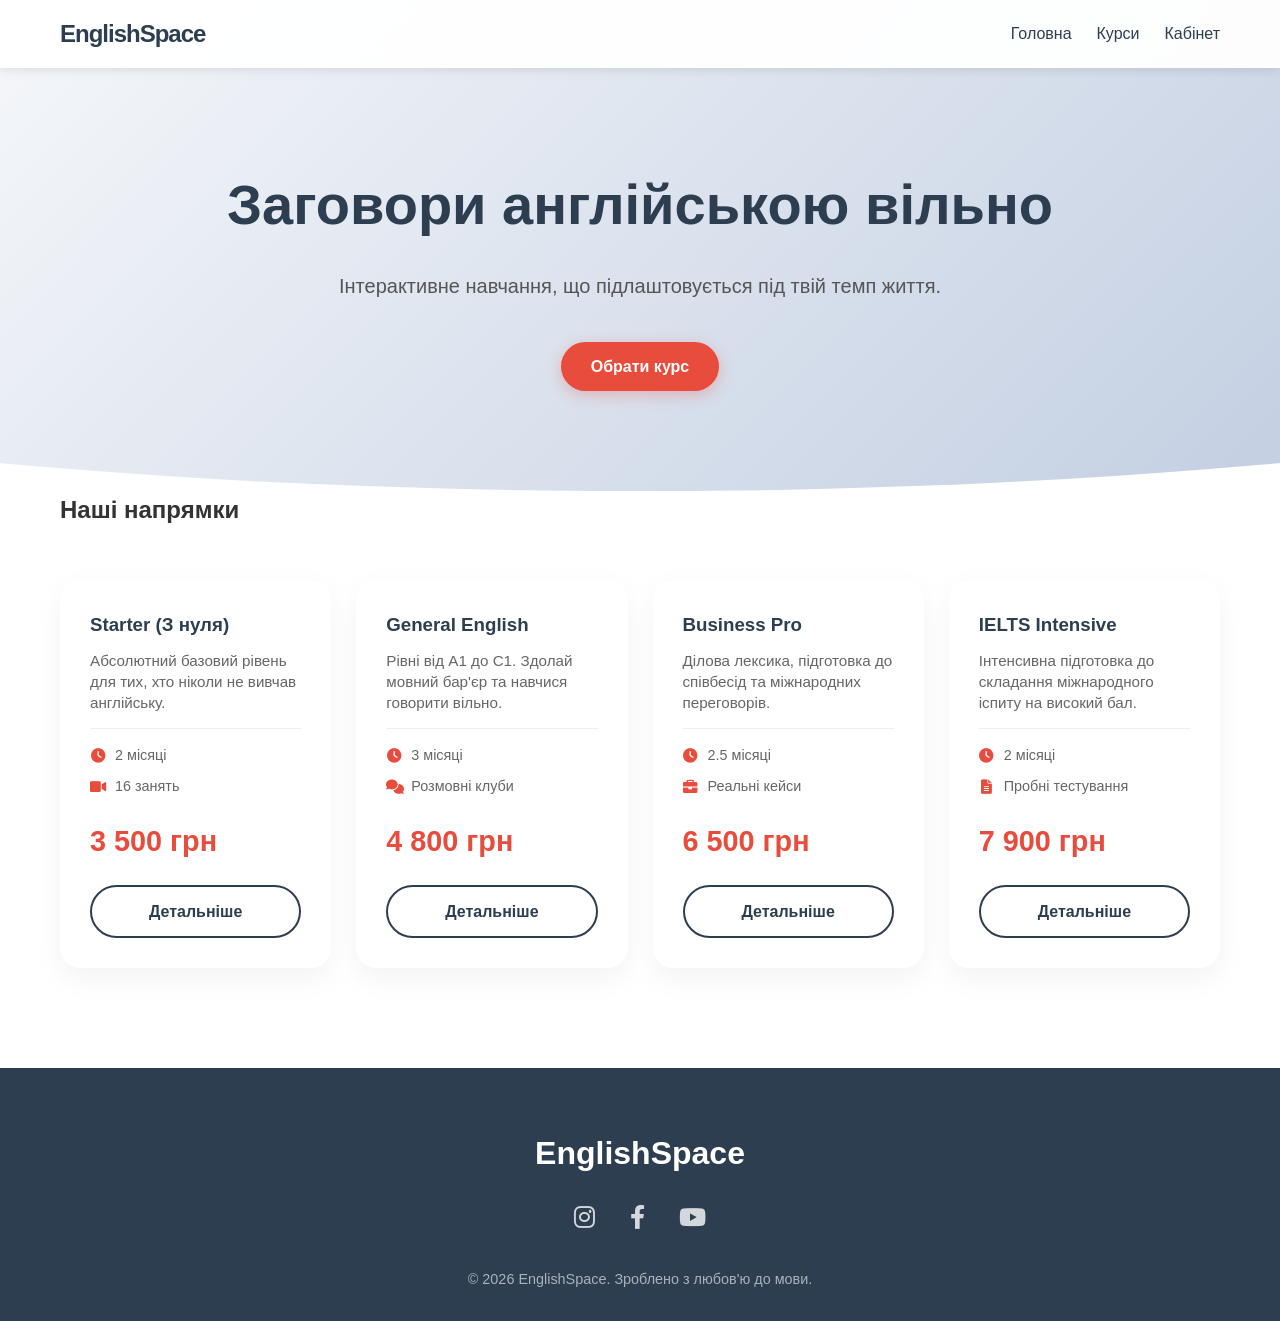
<file: index.html>
<!DOCTYPE html>
<html lang="uk">
<head>
    <meta charset="UTF-8">
    <meta name="viewport" content="width=device-width, initial-scale=1.0">
    <title>EnglishSpace</title>
    <link rel="icon" href="data:image/svg+xml,<svg xmlns=%22http://www.w3.org/2000/svg%22 viewBox=%220 0 100 100%22><text y=%22.9em%22 font-size=%2290%22>🇬🇧</text></svg>">
    <link rel="stylesheet" href="https://cdnjs.cloudflare.com/ajax/libs/font-awesome/6.0.0/css/all.min.css">
    <link rel="stylesheet" href="css/style.css">
</head>
<body>

    <header class="main-header">
        <nav class="container">
            <div class="logo">EnglishSpace</div>
            <ul class="nav-links">
                <li><a href="index.html">Головна</a></li>
                <li><a href="courses.html">Курси</a></li>
                <li><a href="profile.html">Кабінет</a></li>
            </ul>
        </nav>
    </header>

    <main>
        <section class="hero fade-in">
            <div class="hero-content container">
                <h1>Заговори англійською вільно</h1>
                <p>Інтерактивне навчання, що підлаштовується під твій темп життя.</p>
                <a href="courses.html" class="btn btn-main pulse">Обрати курс</a>
            </div>
        </section>

        <section class="featured-courses container fade-in-delayed">
            <h2>Наші напрямки</h2>
            <div class="course-grid">
                
                <div class="course-card">
                    <div class="course-info">
                        <h3>Starter (З нуля)</h3>
                        <p>Абсолютний базовий рівень для тих, хто ніколи не вивчав англійську.</p>
                        <ul class="course-features">
                            <li><i class="fas fa-clock"></i> 2 місяці</li>
                            <li><i class="fas fa-video"></i> 16 занять</li>
                        </ul>
                        <span class="price">3 500 грн</span>
                    </div>
                    <a href="courses.html#starter" class="btn btn-outline">Детальніше</a>
                </div>

                <div class="course-card">
                    <div class="course-info">
                        <h3>General English</h3>
                        <p>Рівні від А1 до С1. Здолай мовний бар'єр та навчися говорити вільно.</p>
                        <ul class="course-features">
                            <li><i class="fas fa-clock"></i> 3 місяці</li>
                            <li><i class="fas fa-comments"></i> Розмовні клуби</li>
                        </ul>
                        <span class="price">4 800 грн</span>
                    </div>
                    <a href="courses.html#general" class="btn btn-outline">Детальніше</a>
                </div>

                <div class="course-card">
                    <div class="course-info">
                        <h3>Business Pro</h3>
                        <p>Ділова лексика, підготовка до співбесід та міжнародних переговорів.</p>
                        <ul class="course-features">
                            <li><i class="fas fa-clock"></i> 2.5 місяці</li>
                            <li><i class="fas fa-briefcase"></i> Реальні кейси</li>
                        </ul>
                        <span class="price">6 500 грн</span>
                    </div>
                    <a href="courses.html#business" class="btn btn-outline">Детальніше</a>
                </div>

                <div class="course-card">
                    <div class="course-info">
                        <h3>IELTS Intensive</h3>
                        <p>Інтенсивна підготовка до складання міжнародного іспиту на високий бал.</p>
                        <ul class="course-features">
                            <li><i class="fas fa-clock"></i> 2 місяці</li>
                            <li><i class="fas fa-file-alt"></i> Пробні тестування</li>
                        </ul>
                        <span class="price">7 900 грн</span>
                    </div>
                    <a href="courses.html#ielts" class="btn btn-outline">Детальніше</a>
                </div>

            </div>
        </section>
    </main>

    <footer class="main-footer">
        <div class="container footer-content">
            <div class="footer-logo">EnglishSpace</div>
            <div class="social-links">
                <a href="#" aria-label="Instagram"><i class="fab fa-instagram"></i></a>
                <a href="#" aria-label="Facebook"><i class="fab fa-facebook-f"></i></a>
                <a href="#" aria-label="YouTube"><i class="fab fa-youtube"></i></a>
            </div>
            <p class="copyright">&copy; 2026 EnglishSpace. Зроблено з любов'ю до мови.</p>
        </div>
    </footer>

</body>
</html>
</file>
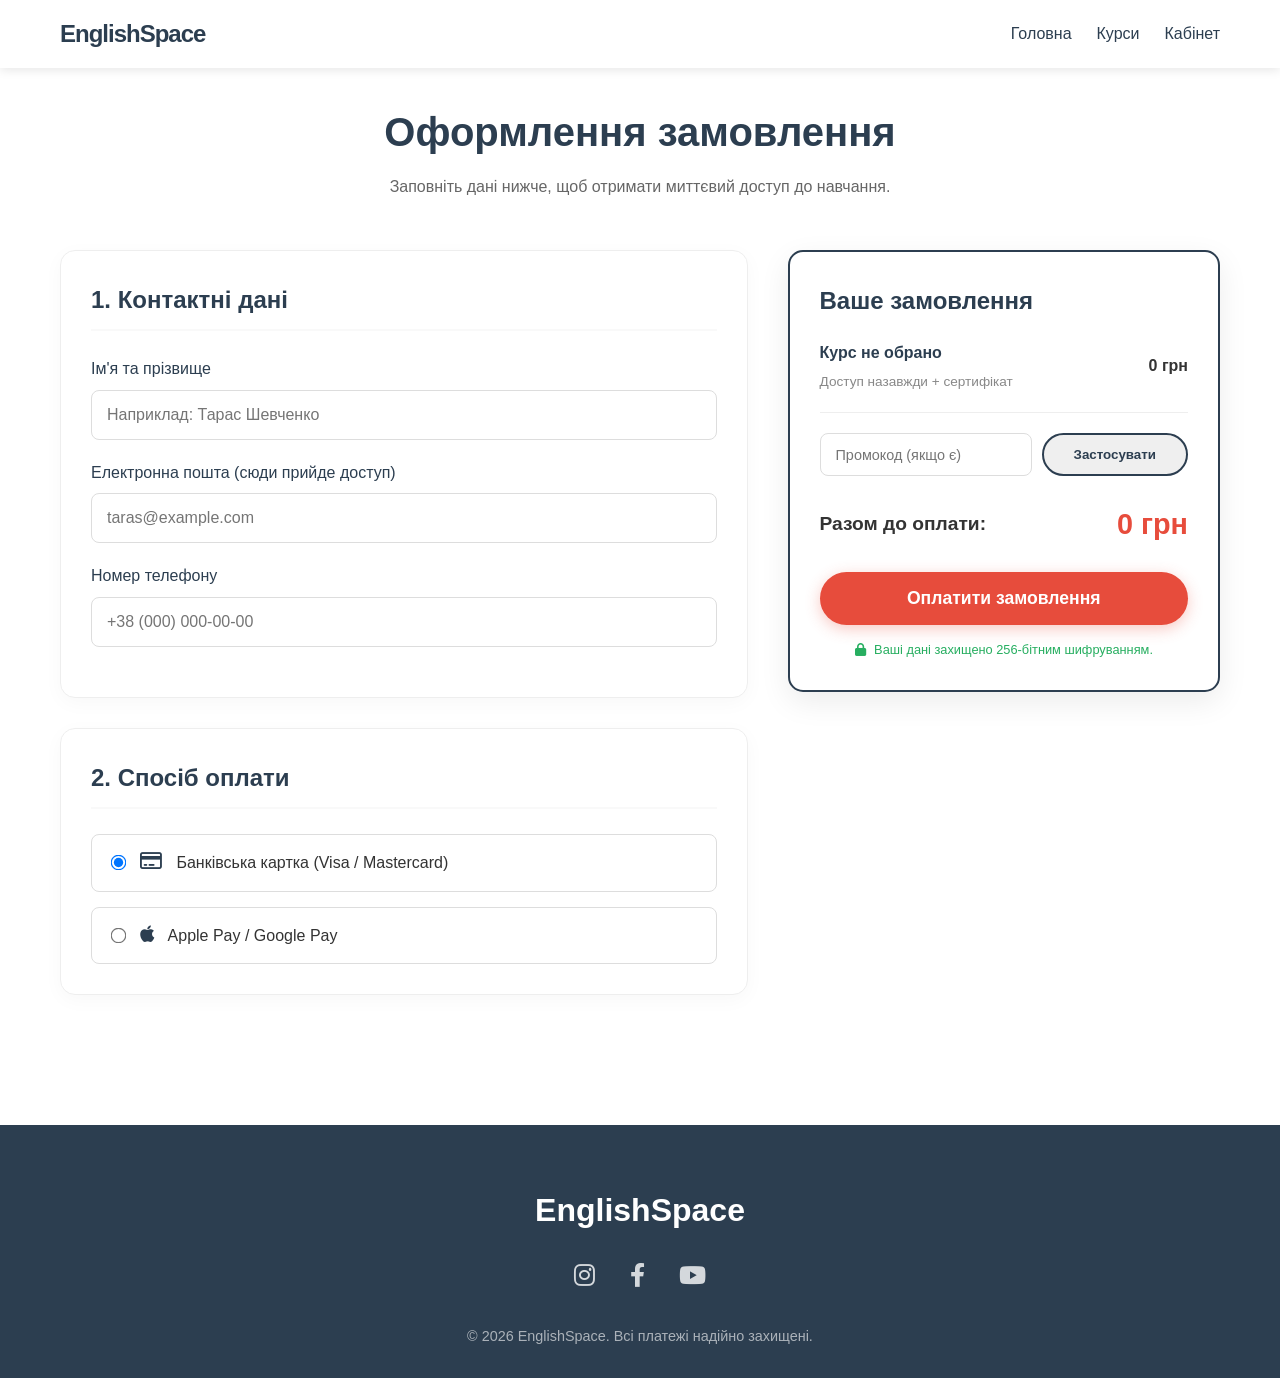
<file: cart.html>
<!DOCTYPE html>
<html lang="uk">
<head>
    <meta charset="UTF-8">
    <meta name="viewport" content="width=device-width, initial-scale=1.0">
    <title>Оформлення замовлення — EnglishSpace</title>
    <link rel="icon" href="data:image/svg+xml,<svg xmlns=%22http://www.w3.org/2000/svg%22 viewBox=%220 0 100 100%22><text y=%22.9em%22 font-size=%2290%22>🇬🇧</text></svg>">
    <link rel="stylesheet" href="https://cdnjs.cloudflare.com/ajax/libs/font-awesome/6.0.0/css/all.min.css">
    <link rel="stylesheet" href="css/style.css">
</head>
<body>

    <header class="main-header">
        <nav class="container">
            <div class="logo">EnglishSpace</div>
            <ul class="nav-links">
                <li><a href="index.html">Головна</a></li>
                <li><a href="courses.html">Курси</a></li>
                <li><a href="profile.html">Кабінет</a></li>
            </ul>
        </nav>
    </header>

    <main class="page-top-padding">
        <section class="container fade-in">
            <h1 class="page-title">Оформлення замовлення</h1>
            <p class="page-subtitle">Заповніть дані нижче, щоб отримати миттєвий доступ до навчання.</p>
        </section>

        <section class="checkout-wrapper container fade-in-delayed">
            
            <div class="checkout-form-section">
                <div class="checkout-block">
                    <h2>1. Контактні дані</h2>
                    <form class="order-form">
                        <div class="form-group">
                            <label for="name">Ім'я та прізвище</label>
                            <input type="text" id="name" placeholder="Наприклад: Тарас Шевченко" required>
                        </div>
                        <div class="form-group">
                            <label for="email">Електронна пошта (сюди прийде доступ)</label>
                            <input type="email" id="email" placeholder="taras@example.com" required>
                        </div>
                        <div class="form-group">
                            <label for="phone">Номер телефону</label>
                            <input type="tel" id="phone" placeholder="+38 (000) 000-00-00" required>
                        </div>
                    </form>
                </div>

                <div class="checkout-block">
                    <h2>2. Спосіб оплати</h2>
                    <div class="payment-methods">
                        <label class="payment-method active-method">
                            <input type="radio" name="payment" checked>
                            <span><i class="far fa-credit-card"></i> Банківська картка (Visa / Mastercard)</span>
                        </label>
                        <label class="payment-method">
                            <input type="radio" name="payment">
                            <span><i class="fab fa-apple"></i> Apple Pay / Google Pay</span>
                        </label>
                    </div>
                </div>
            </div>

            <aside class="order-summary-sidebar">
                <div class="order-summary-card">
                    <h2>Ваше замовлення</h2>
                    
                    <div class="cart-item">
                        <div class="cart-item-info">
                            <h4 id="cart-course-name">Курс не обрано</h4>
                            <p>Доступ назавжди + сертифікат</p>
                        </div>
                        <div class="cart-item-price" id="cart-course-price">0 грн</div>
                    </div>

                    <div class="promo-code-box">
                        <input type="text" placeholder="Промокод (якщо є)">
                        <button class="btn btn-outline">Застосувати</button>
                    </div>

                    <div class="summary-total">
                        <span>Разом до оплати:</span>
                        <span class="total-price" id="cart-total-price">0 грн</span>
                    </div>

                    <a href="profile.html" class="btn btn-main pay-btn">Оплатити замовлення</a>
                    <p class="secure-checkout"><i class="fas fa-lock"></i> Ваші дані захищено 256-бітним шифруванням.</p>
                </div>
            </aside>

        </section>
    </main>

    <footer class="main-footer">
        <div class="container footer-content">
            <div class="footer-logo">EnglishSpace</div>
            <div class="social-links">
                <a href="#" aria-label="Instagram"><i class="fab fa-instagram"></i></a>
                <a href="#" aria-label="Facebook"><i class="fab fa-facebook-f"></i></a>
                <a href="#" aria-label="YouTube"><i class="fab fa-youtube"></i></a>
            </div>
            <p class="copyright">&copy; 2026 EnglishSpace. Всі платежі надійно захищені.</p>
        </div>
    </footer>

    <script>
        document.addEventListener("DOMContentLoaded", function() {
            // Отримуємо параметри з посилання (URL)
            const urlParams = new URLSearchParams(window.location.search);
            const courseName = urlParams.get('course');
            const coursePrice = urlParams.get('price');

            // Якщо ми знайшли параметри курсу в посиланні
            if (courseName && coursePrice) {
                // Форматуємо ціну (наприклад, 3500 перетворюємо на "3 500 грн")
                const formattedPrice = parseInt(coursePrice).toLocaleString('uk-UA') + ' грн';

                // Знаходимо наші елементи по ID і змінюємо в них текст
                document.getElementById('cart-course-name').textContent = 'Курс "' + courseName + '"';
                document.getElementById('cart-course-price').textContent = formattedPrice;
                document.getElementById('cart-total-price').textContent = formattedPrice;
            }
        });
    </script>
</body>
</html>
</file>
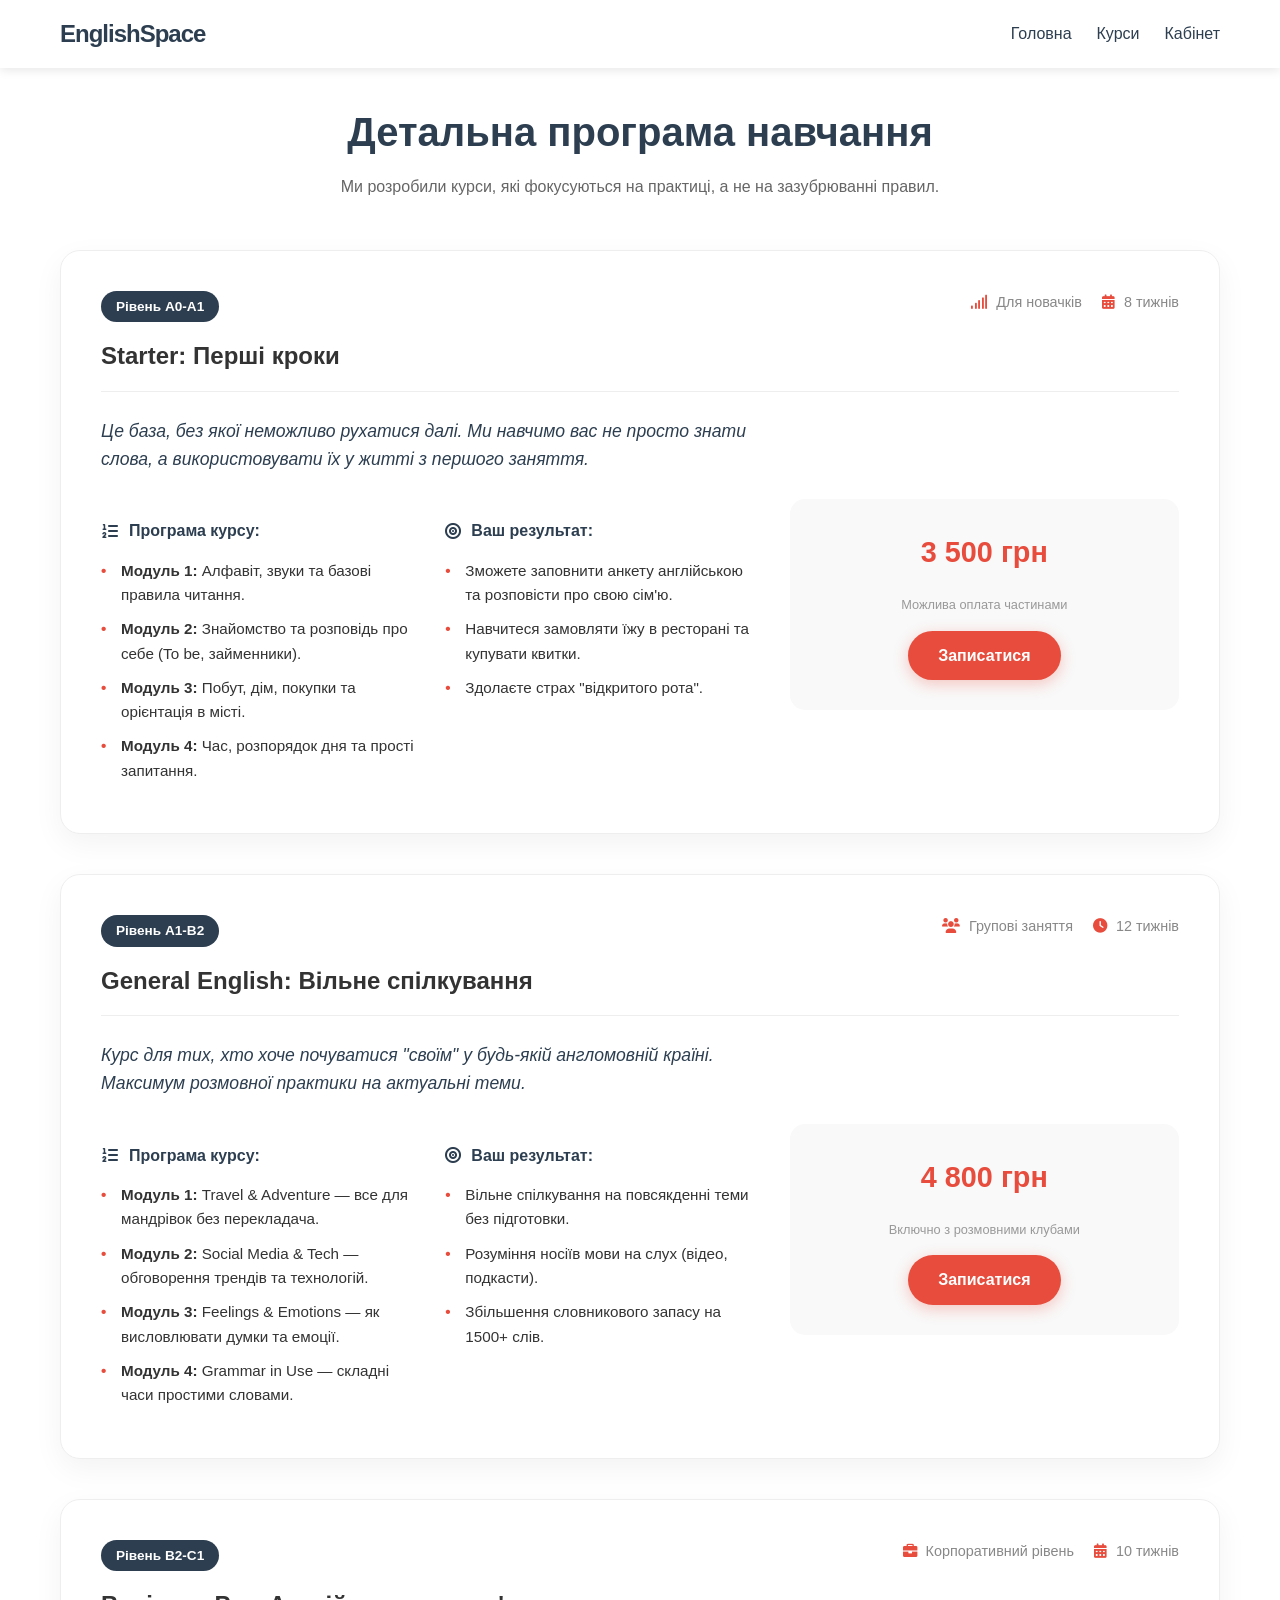
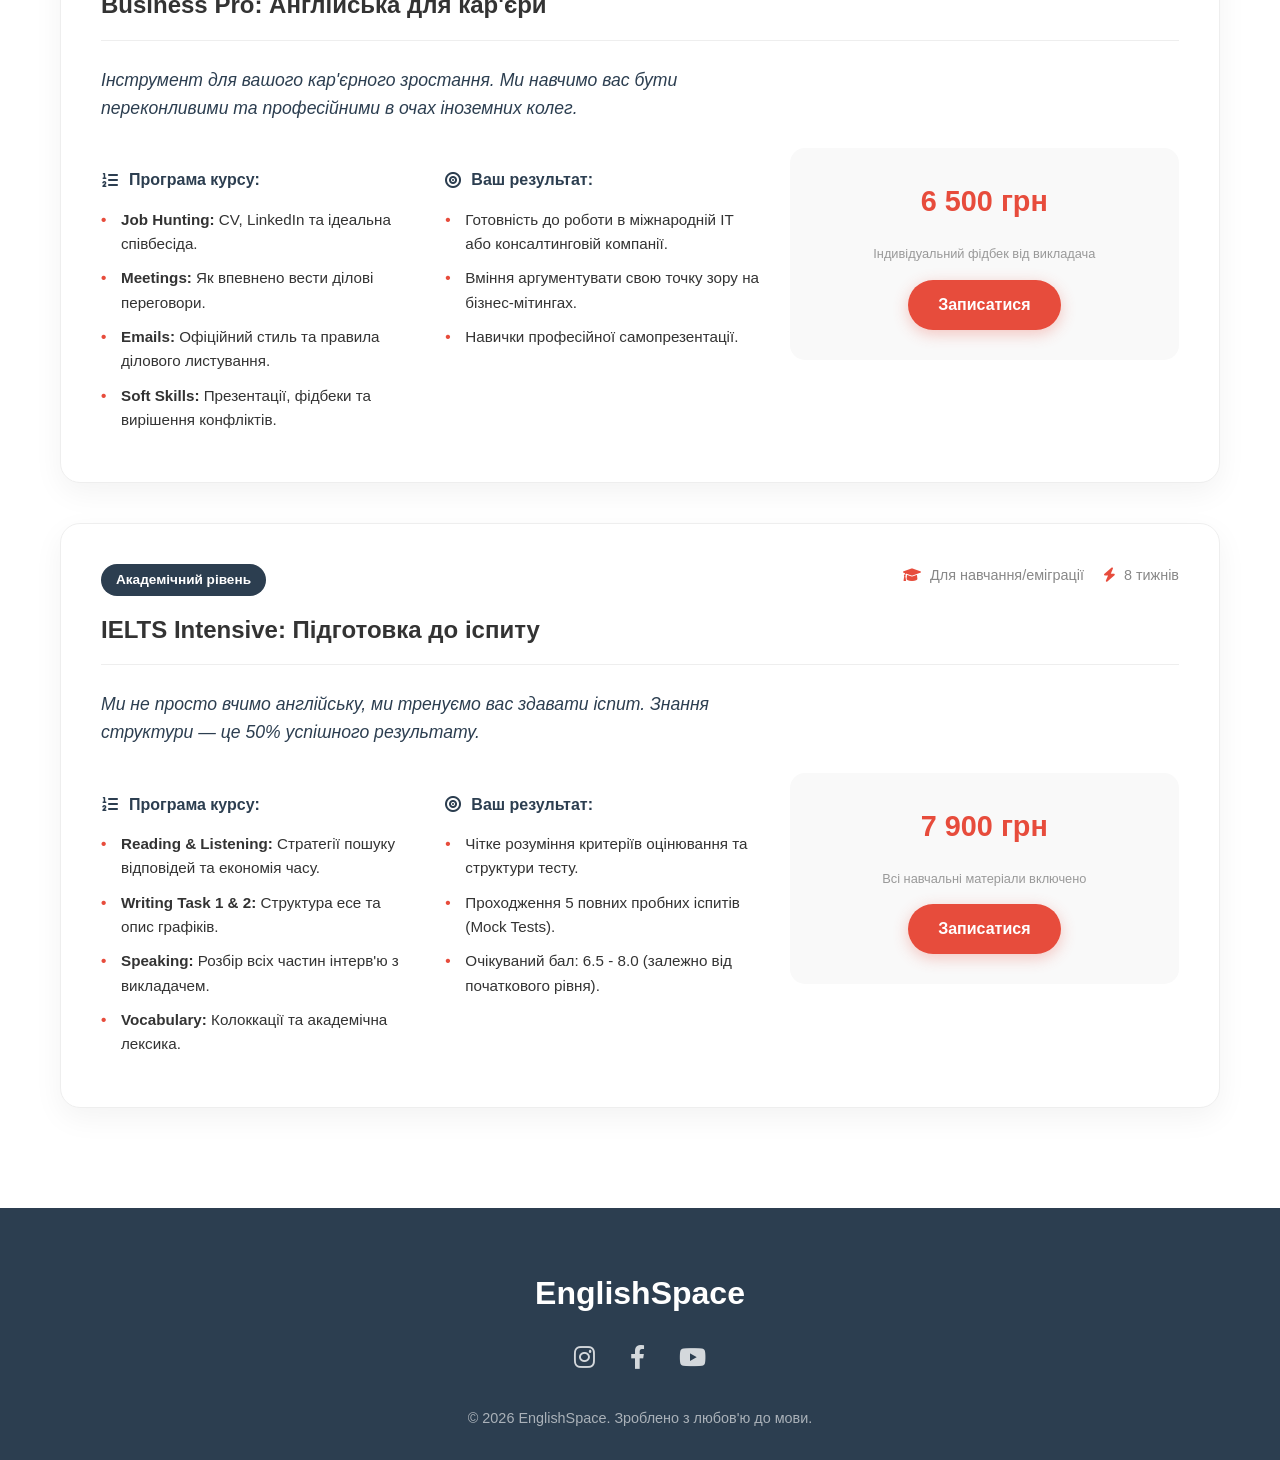
<file: courses.html>
<!DOCTYPE html>
<html lang="uk">
<head>
    <meta charset="UTF-8">
    <meta name="viewport" content="width=device-width, initial-scale=1.0">
    <title>Наші курси — EnglishSpace</title>
    <link rel="icon" href="data:image/svg+xml,<svg xmlns=%22http://www.w3.org/2000/svg%22 viewBox=%220 0 100 100%22><text y=%22.9em%22 font-size=%2290%22>🇬🇧</text></svg>">
    <link rel="stylesheet" href="https://cdnjs.cloudflare.com/ajax/libs/font-awesome/6.0.0/css/all.min.css">
    <link rel="stylesheet" href="css/style.css">
</head>
<body>

    <header class="main-header">
        <nav class="container">
            <div class="logo">EnglishSpace</div>
            <ul class="nav-links">
                <li><a href="index.html">Головна</a></li>
                <li><a href="courses.html" class="active">Курси</a></li>
                <li><a href="profile.html">Кабінет</a></li>
            </ul>
        </nav>
    </header>

    <main class="page-top-padding">
        <section class="container fade-in">
            <h1 class="page-title">Детальна програма навчання</h1>
            <p class="page-subtitle">Ми розробили курси, які фокусуються на практиці, а не на зазубрюванні правил.</p>
        </section>

        <section class="detailed-catalog container fade-in-delayed">
            
            <div class="course-detail-item" id="starter">
                <div class="item-header">
                    <div class="header-info">
                        <span class="badge">Рівень A0-A1</span>
                        <h2>Starter: Перші кроки</h2>
                    </div>
                    <div class="header-meta">
                        <span><i class="fas fa-signal"></i> Для новачків</span>
                        <span><i class="fas fa-calendar-alt"></i> 8 тижнів</span>
                    </div>
                </div>
                <div class="item-content">
                    <div class="item-description">
                        <p class="intro-text">Це база, без якої неможливо рухатися далі. Ми навчимо вас не просто знати слова, а використовувати їх у житті з першого заняття.</p>
                        
                        <div class="curriculum">
                            <div class="curr-block">
                                <h4><i class="fas fa-list-ol"></i> Програма курсу:</h4>
                                <ul>
                                    <li><strong>Модуль 1:</strong> Алфавіт, звуки та базові правила читання.</li>
                                    <li><strong>Модуль 2:</strong> Знайомство та розповідь про себе (To be, займенники).</li>
                                    <li><strong>Модуль 3:</strong> Побут, дім, покупки та орієнтація в місті.</li>
                                    <li><strong>Модуль 4:</strong> Час, розпорядок дня та прості запитання.</li>
                                </ul>
                            </div>
                            <div class="curr-block">
                                <h4><i class="fas fa-bullseye"></i> Ваш результат:</h4>
                                <ul>
                                    <li>Зможете заповнити анкету англійською та розповісти про свою сім'ю.</li>
                                    <li>Навчитеся замовляти їжу в ресторані та купувати квитки.</li>
                                    <li>Здолаєте страх "відкритого рота".</li>
                                </ul>
                            </div>
                        </div>
                    </div>
                    <div class="item-cta">
                        <span class="price">3 500 грн</span>
                        <p class="price-info">Можлива оплата частинами</p>
                        <a href="cart.html?course=Starter&price=3500" class="btn btn-main">Записатися</a>
                    </div>
                </div>
            </div>

            <div class="course-detail-item" id="general">
                <div class="item-header">
                    <div class="header-info">
                        <span class="badge">Рівень A1-B2</span>
                        <h2>General English: Вільне спілкування</h2>
                    </div>
                    <div class="header-meta">
                        <span><i class="fas fa-users"></i> Групові заняття</span>
                        <span><i class="fas fa-clock"></i> 12 тижнів</span>
                    </div>
                </div>
                <div class="item-content">
                    <div class="item-description">
                        <p class="intro-text">Курс для тих, хто хоче почуватися "своїм" у будь-якій англомовній країні. Максимум розмовної практики на актуальні теми.</p>
                        
                        <div class="curriculum">
                            <div class="curr-block">
                                <h4><i class="fas fa-list-ol"></i> Програма курсу:</h4>
                                <ul>
                                    <li><strong>Модуль 1:</strong> Travel & Adventure — все для мандрівок без перекладача.</li>
                                    <li><strong>Модуль 2:</strong> Social Media & Tech — обговорення трендів та технологій.</li>
                                    <li><strong>Модуль 3:</strong> Feelings & Emotions — як висловлювати думки та емоції.</li>
                                    <li><strong>Модуль 4:</strong> Grammar in Use — складні часи простими словами.</li>
                                </ul>
                            </div>
                            <div class="curr-block">
                                <h4><i class="fas fa-bullseye"></i> Ваш результат:</h4>
                                <ul>
                                    <li>Вільне спілкування на повсякденні теми без підготовки.</li>
                                    <li>Розуміння носіїв мови на слух (відео, подкасти).</li>
                                    <li>Збільшення словникового запасу на 1500+ слів.</li>
                                </ul>
                            </div>
                        </div>
                    </div>
                    <div class="item-cta">
                        <span class="price">4 800 грн</span>
                        <p class="price-info">Включно з розмовними клубами</p>
                        <a href="cart.html?course=General+English&price=4800" class="btn btn-main">Записатися</a>
                    </div>
                </div>
            </div>

            <div class="course-detail-item" id="business">
                <div class="item-header">
                    <div class="header-info">
                        <span class="badge">Рівень B2-C1</span>
                        <h2>Business Pro: Англійська для кар'єри</h2>
                    </div>
                    <div class="header-meta">
                        <span><i class="fas fa-briefcase"></i> Корпоративний рівень</span>
                        <span><i class="fas fa-calendar-alt"></i> 10 тижнів</span>
                    </div>
                </div>
                <div class="item-content">
                    <div class="item-description">
                        <p class="intro-text">Інструмент для вашого кар'єрного зростання. Ми навчимо вас бути переконливими та професійними в очах іноземних колег.</p>
                        
                        <div class="curriculum">
                            <div class="curr-block">
                                <h4><i class="fas fa-list-ol"></i> Програма курсу:</h4>
                                <ul>
                                    <li><strong>Job Hunting:</strong> CV, LinkedIn та ідеальна співбесіда.</li>
                                    <li><strong>Meetings:</strong> Як впевнено вести ділові переговори.</li>
                                    <li><strong>Emails:</strong> Офіційний стиль та правила ділового листування.</li>
                                    <li><strong>Soft Skills:</strong> Презентації, фідбеки та вирішення конфліктів.</li>
                                </ul>
                            </div>
                            <div class="curr-block">
                                <h4><i class="fas fa-bullseye"></i> Ваш результат:</h4>
                                <ul>
                                    <li>Готовність до роботи в міжнародній IT або консалтинговій компанії.</li>
                                    <li>Вміння аргументувати свою точку зору на бізнес-мітингах.</li>
                                    <li>Навички професійної самопрезентації.</li>
                                </ul>
                            </div>
                        </div>
                    </div>
                    <div class="item-cta">
                        <span class="price">6 500 грн</span>
                        <p class="price-info">Індивідуальний фідбек від викладача</p>
                        <a href="cart.html?course=Business+Pro&price=6500" class="btn btn-main">Записатися</a>
                    </div>
                </div>
            </div>

            <div class="course-detail-item" id="ielts">
                <div class="item-header">
                    <div class="header-info">
                        <span class="badge">Академічний рівень</span>
                        <h2>IELTS Intensive: Підготовка до іспиту</h2>
                    </div>
                    <div class="header-meta">
                        <span><i class="fas fa-graduation-cap"></i> Для навчання/еміграції</span>
                        <span><i class="fas fa-bolt"></i> 8 тижнів</span>
                    </div>
                </div>
                <div class="item-content">
                    <div class="item-description">
                        <p class="intro-text">Ми не просто вчимо англійську, ми тренуємо вас здавати іспит. Знання структури — це 50% успішного результату.</p>
                        
                        <div class="curriculum">
                            <div class="curr-block">
                                <h4><i class="fas fa-list-ol"></i> Програма курсу:</h4>
                                <ul>
                                    <li><strong>Reading & Listening:</strong> Стратегії пошуку відповідей та економія часу.</li>
                                    <li><strong>Writing Task 1 & 2:</strong> Структура есе та опис графіків.</li>
                                    <li><strong>Speaking:</strong> Розбір всіх частин інтерв'ю з викладачем.</li>
                                    <li><strong>Vocabulary:</strong> Колоккації та академічна лексика.</li>
                                </ul>
                            </div>
                            <div class="curr-block">
                                <h4><i class="fas fa-bullseye"></i> Ваш результат:</h4>
                                <ul>
                                    <li>Чітке розуміння критеріїв оцінювання та структури тесту.</li>
                                    <li>Проходження 5 повних пробних іспитів (Mock Tests).</li>
                                    <li>Очікуваний бал: 6.5 - 8.0 (залежно від початкового рівня).</li>
                                </ul>
                            </div>
                        </div>
                    </div>
                    <div class="item-cta">
                        <span class="price">7 900 грн</span>
                        <p class="price-info">Всі навчальні матеріали включено</p>
                        <a href="cart.html?course=IELTS+Intensive&price=7900" class="btn btn-main">Записатися</a>
                    </div>
                </div>
            </div>

        </section>
    </main>

    <footer class="main-footer">
        <div class="container footer-content">
            <div class="footer-logo">EnglishSpace</div>
            <div class="social-links">
                <a href="#" aria-label="Instagram"><i class="fab fa-instagram"></i></a>
                <a href="#" aria-label="Facebook"><i class="fab fa-facebook-f"></i></a>
                <a href="#" aria-label="YouTube"><i class="fab fa-youtube"></i></a>
            </div>
            <p class="copyright">&copy; 2026 EnglishSpace. Зроблено з любов'ю до мови.</p>
        </div>
    </footer>

</body>
</html>
</file>
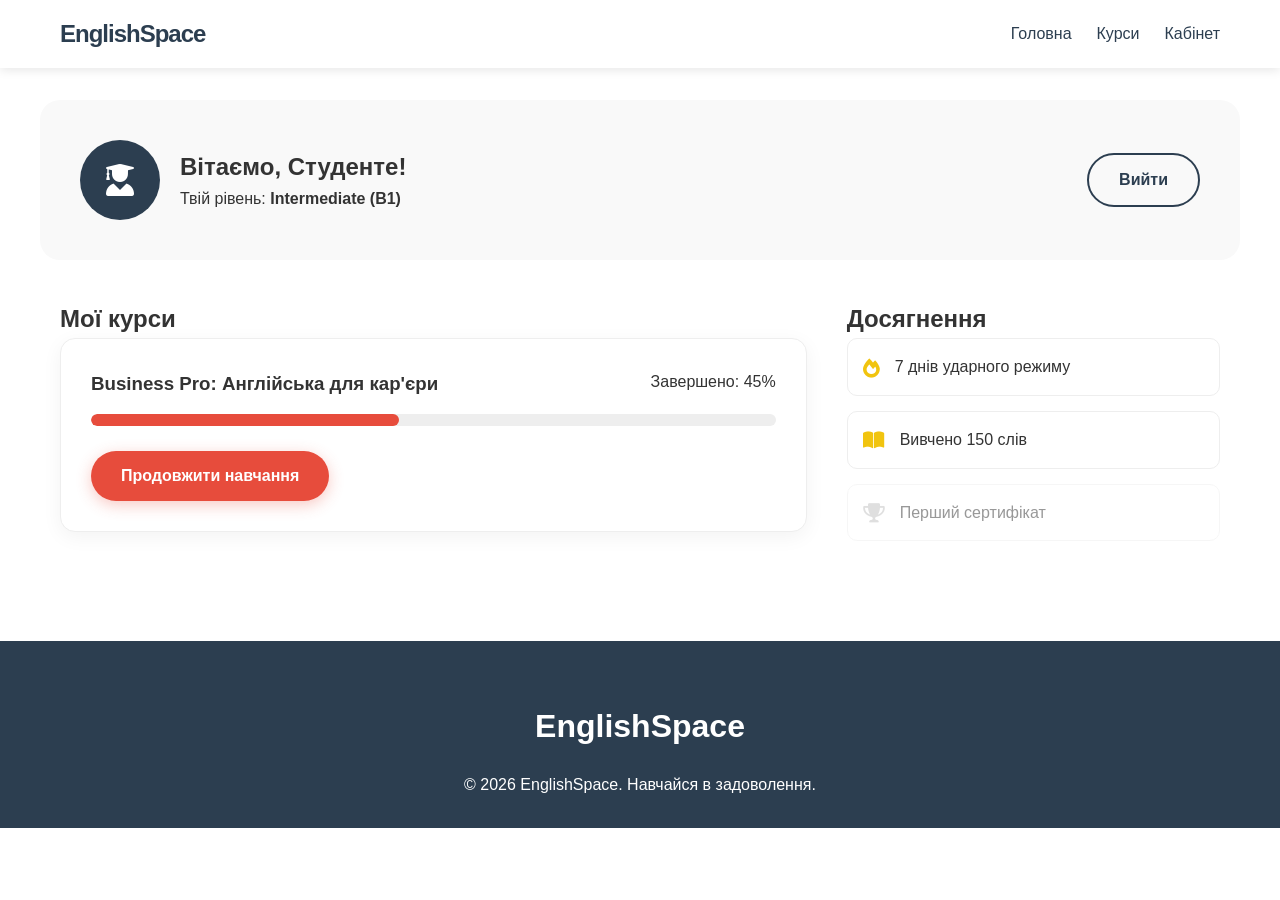
<file: profile.html>
<!DOCTYPE html>
<html lang="uk">
<head>
    <meta charset="UTF-8">
    <meta name="viewport" content="width=device-width, initial-scale=1.0">
    <title>Мій кабінет — EnglishSpace</title>
    <link rel="icon" href="data:image/svg+xml,<svg xmlns=%22http://www.w3.org/2000/svg%22 viewBox=%220 0 100 100%22><text y=%22.9em%22 font-size=%2290%22>🇬🇧</text></svg>">
    <link rel="stylesheet" href="https://cdnjs.cloudflare.com/ajax/libs/font-awesome/6.0.0/css/all.min.css">
    <link rel="stylesheet" href="css/style.css">
</head>
<body>

    <header class="main-header">
        <nav class="container">
            <div class="logo">EnglishSpace</div>
            <ul class="nav-links">
                <li><a href="index.html">Головна</a></li>
                <li><a href="courses.html">Курси</a></li>
                <li><a href="profile.html" class="active">Кабінет</a></li>
            </ul>
        </nav>
    </header>

    <main class="page-top-padding">
        <section class="container profile-header fade-in">
            <div class="user-info">
                <div class="user-avatar"><i class="fas fa-user-graduate"></i></div>
                <div>
                    <h1>Вітаємо, Студенте!</h1>
                    <p>Твій рівень: <strong>Intermediate (B1)</strong></p>
                </div>
            </div>
            <a href="index.html" class="btn btn-outline">Вийти</a>
        </section>

        <section class="container profile-content fade-in-delayed">
            <div class="profile-grid">
                
                <div class="active-courses">
                    <h2>Мої курси</h2>
                    <div class="course-progress-card">
                        <div class="progress-info">
                            <h3>Business Pro: Англійська для кар'єри</h3>
                            <span>Завершено: 45%</span>
                        </div>
                        <div class="progress-bar-bg">
                            <div class="progress-bar-fill" style="width: 45%;"></div>
                        </div>
                        <a href="#" class="btn btn-main">Продовжити навчання</a>
                    </div>
                </div>

                <aside class="achievements">
                    <h2>Досягнення</h2>
                    <div class="achievement-list">
                        <div class="achieve-item">
                            <i class="fas fa-fire"></i>
                            <span>7 днів ударного режиму</span>
                        </div>
                        <div class="achieve-item">
                            <i class="fas fa-book-open"></i>
                            <span>Вивчено 150 слів</span>
                        </div>
                        <div class="achieve-item inactive">
                            <i class="fas fa-trophy"></i>
                            <span>Перший сертифікат</span>
                        </div>
                    </div>
                </aside>

            </div>
        </section>
    </main>

    <footer class="main-footer">
        <div class="container footer-content">
            <div class="footer-logo">EnglishSpace</div>
            <p>&copy; 2026 EnglishSpace. Навчайся в задоволення.</p>
        </div>
    </footer>

</body>
</html>
</file>
<file: css/style.css>
/* --- ГЛОБАЛЬНІ НАЛАШТУВАННЯ --- */
:root {
    --primary-color: #2c3e50;
    --accent-color: #e74c3c;
    --text-color: #333;
    --bg-light: #f9f9f9;
    --white: #ffffff;
    --transition: all 0.3s cubic-bezier(0.25, 0.8, 0.25, 1);
}

* {
    margin: 0;
    padding: 0;
    box-sizing: border-box;
}

body {
    font-family: 'Segoe UI', Roboto, Helvetica, Arial, sans-serif;
    line-height: 1.6;
    color: var(--text-color);
    background-color: var(--white);
    overflow-x: hidden;
}

.container {
    max-width: 1200px;
    margin: 0 auto;
    padding: 0 20px;
}

/* --- HEADER --- */
.main-header {
    background: rgba(255, 255, 255, 0.95);
    backdrop-filter: blur(10px);
    box-shadow: 0 2px 10px rgba(0,0,0,0.1);
    position: fixed;
    width: 100%;
    top: 0;
    z-index: 1000;
    padding: 15px 0;
}

nav {
    display: flex;
    justify-content: space-between;
    align-items: center;
}

.logo {
    font-size: 1.5rem;
    font-weight: 800;
    color: var(--primary-color);
    letter-spacing: -1px;
}

.nav-links {
    display: flex;
    list-style: none;
    align-items: center;
}

.nav-links li {
    margin-left: 25px;
}

.nav-links a {
    text-decoration: none;
    color: var(--primary-color);
    font-weight: 500;
    transition: var(--transition);
}

.nav-links a:hover {
    color: var(--accent-color);
}

/* --- HERO SECTION --- */
.hero {
    padding: 160px 0 100px;
    background: linear-gradient(135deg, #f5f7fa 0%, #c3cfe2 100%);
    text-align: center;
    clip-path: ellipse(150% 100% at 50% 0%);
}

.hero h1 {
    font-size: 3.5rem;
    margin-bottom: 20px;
    color: var(--primary-color);
}

.hero p {
    font-size: 1.25rem;
    color: #555;
    margin-bottom: 40px;
}

/* --- КНОПКИ --- */
.btn {
    padding: 12px 30px;
    border-radius: 50px;
    text-decoration: none;
    font-weight: 600;
    transition: var(--transition);
    display: inline-block;
    cursor: pointer;
}

.btn-main {
    background: var(--accent-color);
    color: var(--white);
    box-shadow: 0 4px 15px rgba(231, 76, 60, 0.3);
}

.btn-main:hover {
    transform: translateY(-3px);
    box-shadow: 0 6px 20px rgba(231, 76, 60, 0.4);
}

.btn-outline {
    border: 2px solid var(--primary-color);
    color: var(--primary-color);
    text-align: center;
}

.btn-outline:hover {
    background: var(--primary-color);
    color: var(--white);
}

/* --- КАРТКИ КУРСІВ --- */
.course-grid {
    display: grid;
    grid-template-columns: repeat(auto-fit, minmax(240px, 1fr));
    gap: 25px;
    margin-top: 50px;
}

.course-card {
    background: var(--white);
    padding: 30px;
    border-radius: 20px;
    box-shadow: 0 10px 30px rgba(0,0,0,0.05);
    transition: var(--transition);
    display: flex;
    flex-direction: column;
    justify-content: space-between;
}

.course-card:hover {
    transform: translateY(-10px);
}

.course-card h3 {
    margin-bottom: 10px;
    color: var(--primary-color);
}

.course-card p {
    color: #666;
    font-size: 0.95rem;
    line-height: 1.4;
}

/* Списки характеристик курсу */
.course-features {
    list-style: none;
    margin: 15px 0;
    font-size: 0.9rem;
    color: #666;
    border-top: 1px solid #eee;
    padding-top: 15px;
}

.course-features li {
    margin-bottom: 8px;
    display: flex;
    align-items: center;
}

.course-features i {
    color: var(--accent-color);
    margin-right: 10px;
    width: 15px;
    text-align: center;
}

.price {
    font-size: 1.8rem;
    font-weight: 700;
    color: var(--accent-color);
    margin: 20px 0;
    display: block;
}

/* --- FOOTER --- */
.main-footer {
    background: var(--primary-color);
    color: var(--white);
    padding: 60px 0 30px;
    margin-top: 100px;
    text-align: center;
}

.footer-logo {
    font-size: 2rem;
    font-weight: bold;
    margin-bottom: 20px;
}

.social-links {
    margin-bottom: 30px;
}

.social-links a {
    color: var(--white);
    font-size: 1.5rem;
    margin: 0 15px;
    transition: var(--transition);
    opacity: 0.8;
}

.social-links a:hover {
    opacity: 1;
    color: var(--accent-color);
    transform: scale(1.2);
}

.copyright {
    font-size: 0.9rem;
    opacity: 0.6;
}

/* --- АНІМАЦІЇ --- */
@keyframes fadeIn {
    from { opacity: 0; transform: translateY(20px); }
    to { opacity: 1; transform: translateY(0); }
}

@keyframes pulse {
    0% { transform: scale(1); }
    50% { transform: scale(1.05); }
    100% { transform: scale(1); }
}

.fade-in {
    animation: fadeIn 1s ease-out forwards;
}

.fade-in-delayed {
    opacity: 0;
    animation: fadeIn 1s ease-out 0.5s forwards;
}

.pulse {
    animation: pulse 2s infinite ease-in-out;
}

/* --- АДАПТИВНІСТЬ (MOBILE) --- */
@media (max-width: 768px) {
    .hero h1 { font-size: 2.2rem; }
    .nav-links { display: none; }
    .course-grid { grid-template-columns: 1fr; }
}

/* =========================================
   СТИЛІ ДЛЯ СТОРІНКИ ДЕТАЛЕЙ КУРСУ
   ========================================= */

/* Відступ зверху, щоб шапка не перекривала текст */
.page-top-padding {
    padding-top: 100px;
}

/* Шапка конкретного курсу */
.course-header {
    background: var(--bg-light);
    padding: 60px 20px;
    border-radius: 20px;
    margin-top: 20px;
    margin-bottom: 40px;
}

.badge {
    background: var(--primary-color);
    color: var(--white);
    padding: 5px 15px;
    border-radius: 20px;
    font-size: 0.85rem;
    font-weight: bold;
    display: inline-block;
    margin-bottom: 15px;
}

.course-header h1 {
    color: var(--primary-color);
    font-size: 2.8rem;
    margin-bottom: 15px;
}

.course-header p {
    font-size: 1.2rem;
    max-width: 800px;
}

/* Розташування у дві колонки */
.course-content-wrapper {
    display: flex;
    gap: 40px;
    align-items: flex-start;
}

.course-main-info {
    flex: 2; /* Займає більше місця */
}

.course-main-info h2, .course-main-info h3 {
    color: var(--primary-color);
    margin: 30px 0 15px;
}

/* Список того, що вивчать */
.check-list {
    list-style: none;
    margin-bottom: 30px;
}

.check-list li {
    margin-bottom: 10px;
    display: flex;
    align-items: center;
    font-size: 1.05rem;
}

.check-list i {
    color: #27ae60; /* Зелена галочка */
    margin-right: 15px;
    font-size: 1.2rem;
}

/* Програма курсу (Модулі) */
.syllabus {
    border-left: 3px solid var(--accent-color);
    padding-left: 20px;
    margin-top: 20px;
}

.module {
    margin-bottom: 25px;
    background: var(--white);
    padding: 20px;
    border-radius: 10px;
    box-shadow: 0 4px 10px rgba(0,0,0,0.03);
    border: 1px solid #eee;
}

.module h4 {
    color: var(--primary-color);
    margin-bottom: 10px;
}

/* Права панель (Sidebar з покупкою) */
.course-sidebar {
    flex: 1; /* Займає менше місця */
    position: sticky;
    top: 100px; /* Прилипає при скролі */
}

.booking-card {
    background: var(--white);
    padding: 30px;
    border-radius: 20px;
    box-shadow: 0 10px 30px rgba(0,0,0,0.08);
    border: 1px solid #eee;
    text-align: center;
}

.video-placeholder {
    background: var(--primary-color);
    color: var(--white);
    height: 180px;
    border-radius: 10px;
    display: flex;
    flex-direction: column;
    align-items: center;
    justify-content: center;
    margin-bottom: 20px;
    cursor: pointer;
    transition: var(--transition);
}

.video-placeholder:hover {
    background: var(--accent-color);
}

.video-placeholder i {
    font-size: 3rem;
    margin-bottom: 10px;
}

.add-to-cart-btn {
    width: 100%;
    margin-bottom: 20px;
}

.sidebar-features {
    text-align: left;
    border-top: none;
}

/* Адаптивність для мобілок (робимо 1 колонку замість 2) */
@media (max-width: 900px) {
    .course-content-wrapper {
        flex-direction: column;
    }
    .course-sidebar {
        width: 100%;
        position: static;
    }
}

/* --- СТИЛІ ДЛЯ СПІЛЬНОЇ СТОРІНКИ КУРСІВ --- */
.page-title {
    text-align: center;
    color: var(--primary-color);
    font-size: 2.5rem;
    margin-bottom: 10px;
}

.page-subtitle {
    text-align: center;
    color: #666;
    margin-bottom: 50px;
}

.detailed-catalog {
    display: flex;
    flex-direction: column;
    gap: 40px;
}

.course-detail-item {
    background: var(--white);
    border-radius: 20px;
    padding: 40px;
    box-shadow: 0 10px 30px rgba(0,0,0,0.05);
    border: 1px solid #eee;
    scroll-margin-top: 120px; /* Важливо для якорів, щоб шапка не закривала заголовок */
    transition: var(--transition);
}

.course-detail-item:hover {
    box-shadow: 0 15px 40px rgba(0,0,0,0.1);
}

.item-header {
    margin-bottom: 25px;
    border-bottom: 1px solid #eee;
    padding-bottom: 15px;
}

.item-content {
    display: flex;
    justify-content: space-between;
    gap: 30px;
    align-items: center;
}

.item-description {
    flex: 2;
}

.item-description h4 {
    margin: 20px 0 10px;
    color: var(--primary-color);
}

.item-cta {
    flex: 1;
    text-align: center;
    background: var(--bg-light);
    padding: 30px;
    border-radius: 15px;
    display: flex;
    flex-direction: column;
    align-items: center;
}

.item-cta .price {
    margin-top: 0;
}

/* Адаптивність для каталогу */
@media (max-width: 768px) {
    .item-content {
        flex-direction: column;
    }
    .item-cta {
        width: 100%;
    }
}

/* --- СТИЛІ ДЛЯ РОЗШИРЕНОГО КОНТЕНТУ КУРСІВ --- */

.item-header {
    display: flex;
    justify-content: space-between;
    align-items: flex-start;
    flex-wrap: wrap;
    gap: 15px;
}

.header-meta {
    display: flex;
    gap: 20px;
    font-size: 0.9rem;
    color: #888;
}

.header-meta i {
    color: var(--accent-color);
    margin-right: 5px;
}

.intro-text {
    font-style: italic;
    font-size: 1.1rem;
    color: var(--primary-color);
    margin-bottom: 25px;
}

/* Сітка для блоків Програми та Результатів */
.curriculum {
    display: grid;
    grid-template-columns: 1fr 1fr;
    gap: 30px;
    margin-top: 20px;
}

.curr-block h4 {
    margin-bottom: 15px;
    display: flex;
    align-items: center;
    gap: 10px;
}

.curr-block ul {
    list-style: none;
}

.curr-block ul li {
    margin-bottom: 10px;
    position: relative;
    padding-left: 20px;
    font-size: 0.95rem;
}

.curr-block ul li::before {
    content: "•";
    color: var(--accent-color);
    position: absolute;
    left: 0;
    font-weight: bold;
}

.price-info {
    font-size: 0.8rem;
    color: #999;
    margin-bottom: 15px;
}

/* Адаптивність для нових блоків */
@media (max-width: 1100px) {
    .curriculum {
        grid-template-columns: 1fr;
    }
}

/* =========================================
   СТИЛІ ДЛЯ СТОРІНКИ ОФОРМЛЕННЯ (CHECKOUT)
   ========================================= */

.checkout-wrapper {
    display: flex;
    gap: 40px;
    align-items: flex-start;
    margin-bottom: 80px;
}

.checkout-form-section {
    flex: 2;
}

.checkout-block {
    background: var(--white);
    padding: 30px;
    border-radius: 15px;
    box-shadow: 0 5px 20px rgba(0,0,0,0.03);
    border: 1px solid #eee;
    margin-bottom: 30px;
}

.checkout-block h2 {
    color: var(--primary-color);
    margin-bottom: 25px;
    font-size: 1.5rem;
    border-bottom: 2px solid var(--bg-light);
    padding-bottom: 10px;
}

/* Форми */
.form-group {
    margin-bottom: 20px;
}

.form-group label {
    display: block;
    margin-bottom: 8px;
    font-weight: 500;
    color: var(--primary-color);
}

.form-group input {
    width: 100%;
    padding: 15px;
    border: 1px solid #ddd;
    border-radius: 8px;
    font-size: 1rem;
    font-family: inherit;
    transition: var(--transition);
}

.form-group input:focus {
    outline: none;
    border-color: var(--accent-color);
    box-shadow: 0 0 0 3px rgba(231, 76, 60, 0.1);
}

/* Способи оплати */
.payment-methods {
    display: flex;
    flex-direction: column;
    gap: 15px;
}

.payment-method {
    display: flex;
    align-items: center;
    padding: 15px 20px;
    border: 1px solid #ddd;
    border-radius: 8px;
    cursor: pointer;
    transition: var(--transition);
}

.payment-method:hover {
    background: var(--bg-light);
}

.payment-method input[type="radio"] {
    margin-right: 15px;
    transform: scale(1.2);
}

.payment-method span i {
    font-size: 1.2rem;
    margin-right: 10px;
    color: var(--primary-color);
}

/* Права колонка (Підсумок) */
.order-summary-sidebar {
    flex: 1;
    position: sticky;
    top: 100px;
}

.order-summary-card {
    background: var(--white);
    padding: 30px;
    border-radius: 15px;
    box-shadow: 0 10px 30px rgba(0,0,0,0.08);
    border: 2px solid var(--primary-color);
}

.order-summary-card h2 {
    color: var(--primary-color);
    margin-bottom: 20px;
    font-size: 1.5rem;
}

.cart-item {
    display: flex;
    justify-content: space-between;
    align-items: center;
    border-bottom: 1px solid #eee;
    padding-bottom: 20px;
    margin-bottom: 20px;
}

.cart-item-info h4 {
    color: var(--primary-color);
    margin-bottom: 5px;
}

.cart-item-info p {
    font-size: 0.85rem;
    color: #888;
}

.cart-item-price {
    font-weight: bold;
    color: var(--text-color);
}

.promo-code-box {
    display: flex;
    gap: 10px;
    margin-bottom: 25px;
}

.promo-code-box input {
    flex: 1;
    padding: 10px 15px;
    border: 1px solid #ddd;
    border-radius: 8px;
    font-size: 0.9rem;
}

.summary-total {
    display: flex;
    justify-content: space-between;
    align-items: center;
    font-size: 1.2rem;
    font-weight: bold;
    margin-bottom: 25px;
}

.total-price {
    color: var(--accent-color);
    font-size: 1.8rem;
}

.pay-btn {
    width: 100%;
    text-align: center;
    font-size: 1.1rem;
    margin-bottom: 15px;
}

.secure-checkout {
    text-align: center;
    font-size: 0.8rem;
    color: #27ae60;
}

.secure-checkout i {
    margin-right: 5px;
}

/* Адаптивність для кошика */
@media (max-width: 900px) {
    .checkout-wrapper {
        flex-direction: column-reverse; /* На мобільному підсумок буде вище форми */
    }
    .order-summary-sidebar {
        width: 100%;
        position: static;
    }
}

/* --- СТИЛІ ДЛЯ КАБІНЕТУ СТУДЕНТА --- */
.profile-header {
    display: flex;
    justify-content: space-between;
    align-items: center;
    background: var(--bg-light);
    padding: 40px;
    border-radius: 20px;
    margin-bottom: 40px;
}

.user-info {
    display: flex;
    align-items: center;
    gap: 20px;
}

.user-avatar {
    width: 80px;
    height: 80px;
    background: var(--primary-color);
    color: var(--white);
    border-radius: 50%;
    display: flex;
    align-items: center;
    justify-content: center;
    font-size: 2rem;
}

.profile-grid {
    display: grid;
    grid-template-columns: 2fr 1fr;
    gap: 40px;
}

.course-progress-card {
    background: var(--white);
    padding: 30px;
    border-radius: 15px;
    box-shadow: 0 5px 20px rgba(0,0,0,0.05);
    border: 1px solid #eee;
}

.progress-info {
    display: flex;
    justify-content: space-between;
    margin-bottom: 15px;
}

.progress-bar-bg {
    width: 100%;
    height: 12px;
    background: #eee;
    border-radius: 10px;
    margin-bottom: 25px;
    overflow: hidden;
}

.progress-bar-fill {
    height: 100%;
    background: var(--accent-color);
    border-radius: 10px;
}

.achievement-list {
    display: flex;
    flex-direction: column;
    gap: 15px;
}

.achieve-item {
    display: flex;
    align-items: center;
    gap: 15px;
    padding: 15px;
    background: var(--white);
    border-radius: 10px;
    border: 1px solid #eee;
}

.achieve-item i {
    color: #f1c40f;
    font-size: 1.2rem;
}

.achieve-item.inactive {
    opacity: 0.5;
    filter: grayscale(1);
}

@media (max-width: 768px) {
    .profile-grid { grid-template-columns: 1fr; }
    .profile-header { flex-direction: column; text-align: center; gap: 20px; }
}
</file>
